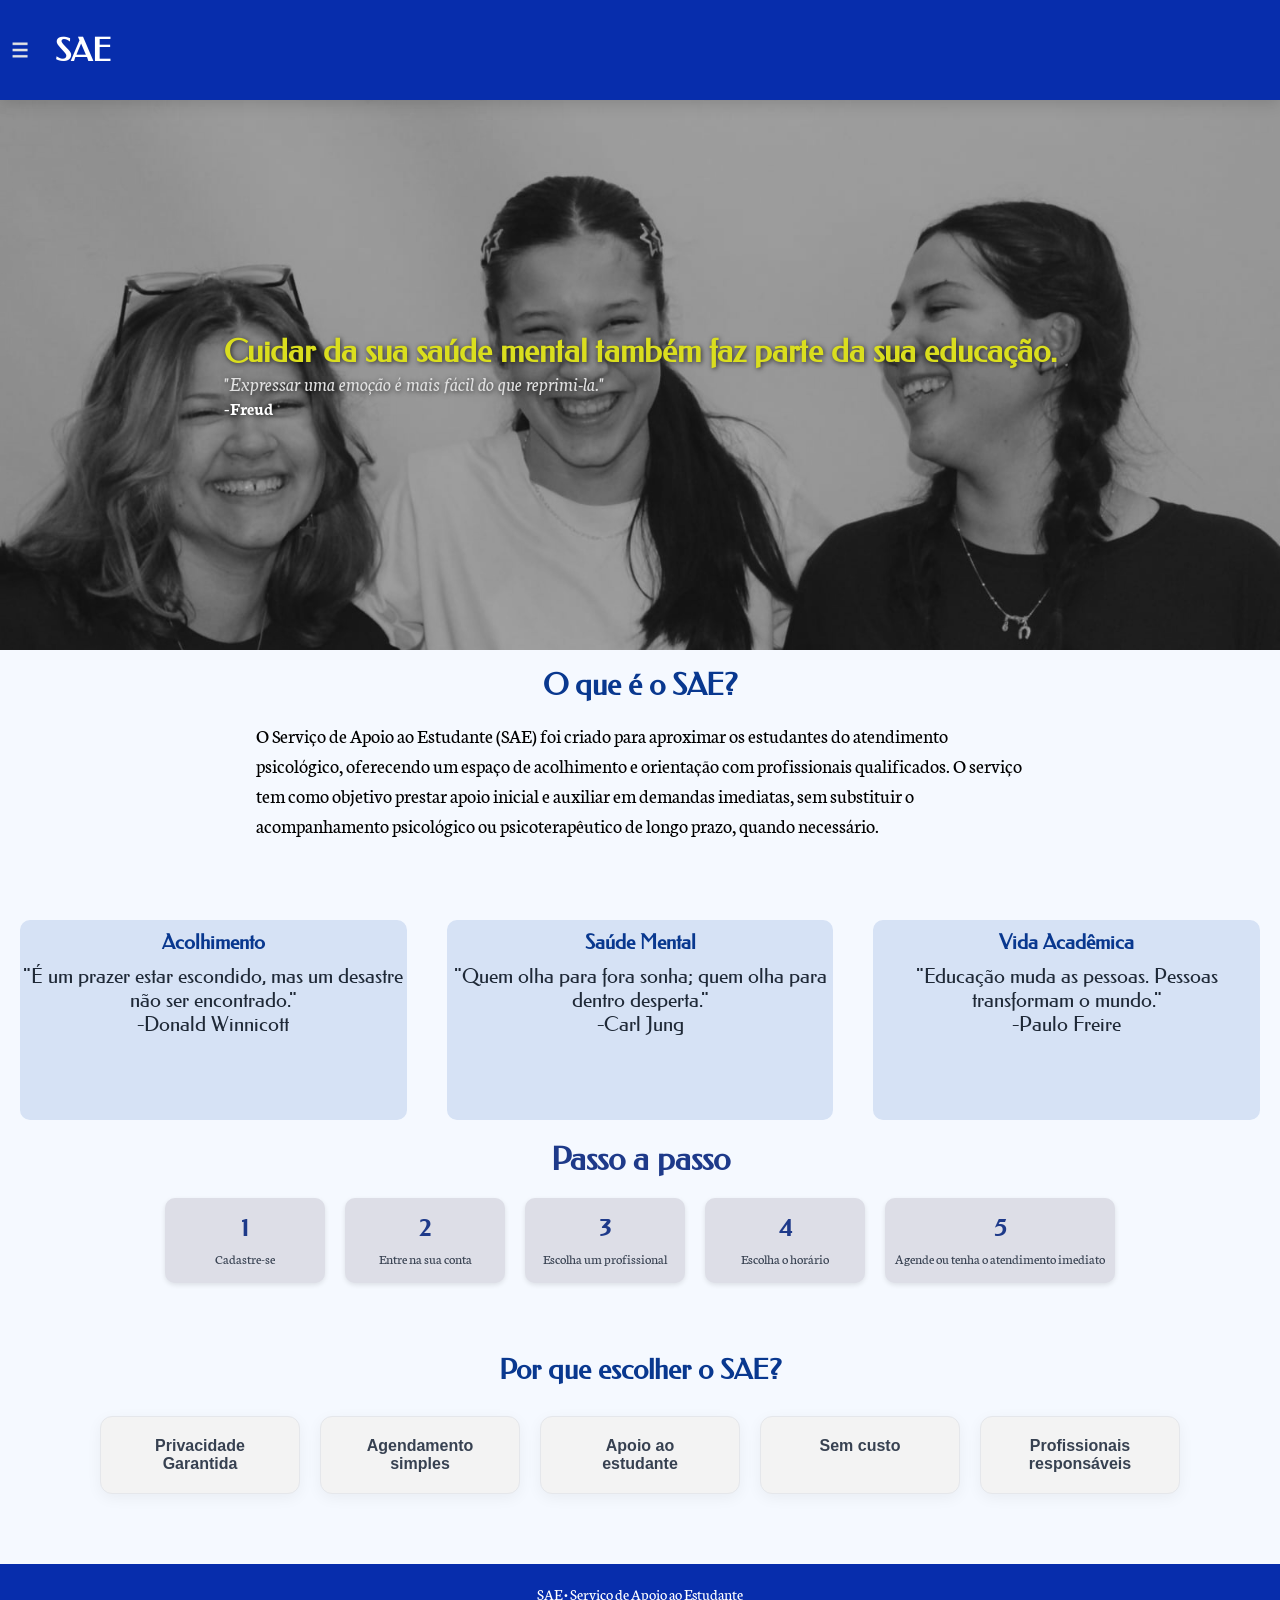
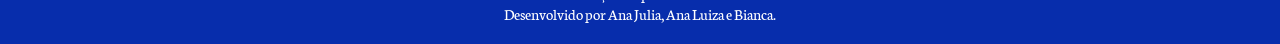
<file: FRONT-END/index.html>
<!DOCTYPE html>
<html lang="pt-BR">
<head>
    <meta charset="UTF-8">
    <meta name="viewport" content="width=device-width, initial-scale=1.0">
    <title>SAE - Serviço de Apoio ao Estudante</title>

    <link rel="stylesheet" href="base.css">
    <link rel="stylesheet" href="style.css">
    <link rel="preconnect" href="https://fonts.googleapis.com">
    <link rel="preconnect" href="https://fonts.gstatic.com" crossorigin>
    <link rel="shortcut icon" href="imagens/favicon.png" type="image/png">
    <link href="https://fonts.googleapis.com/css2?family=Federo&family=Neuton:wght@300;400;700&display=swap" rel="stylesheet">
</head>

<body>

<header>

     
     <div class="intro">
        <button type="button" class="botao-menu" id="menu" aria-label="Abrir menu">
            <img src="imagens/menu.png" alt="" class="menu">
        </button>
        <h2>SAE</h2>
    </div>

    <div class="sidebar" id="sidebar">

    <button type="button" class="fechar" id="fechar" aria-label="Fechar menu">
        <img src="imagens/fechar.png" alt="">
    </button>

    <a href="login.html">Entrar</a>
    <a href="cadastro.html">Cadastrar</a>

</div>
</header>

    <main class="conteudo">

        <div class="inicio">
            <div class="inicio-texto">
                <h1>Cuidar da sua saúde mental também faz parte da sua educação.</h1>
                <p class="citacao">"Expressar uma emoção é mais fácil do que reprimi-la."</p>
                <p class="autor">-Freud</p>
            </div>

        </div>

        <div class="explicacao">
            <h2>O que é o SAE?</h2>
            <p>O Serviço de Apoio ao Estudante (SAE) foi criado para aproximar os estudantes do atendimento psicológico, oferecendo um espaço de acolhimento e orientação com profissionais qualificados. O serviço tem como objetivo prestar apoio inicial e auxiliar em demandas imediatas, sem substituir o acompanhamento psicológico ou psicoterapêutico de longo prazo, quando necessário.</p>
        </div>

        <div class="cards">

            <div class="card">
                <h2>Acolhimento</h2>
                <p>"É um prazer estar escondido, mas um desastre não ser encontrado."</p>
                <p>-Donald Winnicott</p>
            </div>

            <div class="card">
                <h2>Saúde Mental</h2>
                <p>"Quem olha para fora sonha; quem olha para dentro desperta."</p>
                <p>-Carl Jung</p>
            </div>

            <div class="card">
                <h2>Vida Acadêmica</h2>
                <p>"Educação muda as pessoas. Pessoas transformam o mundo."</p>
                <p>-Paulo Freire</p>
            </div>
        </div>

         <h1>Passo a passo</h1>
        <div class="passos">
           
            <div class="passo">
                <h2 class="numero">1</h2>
                <p>Cadastre-se</p>
            </div>

            <div class="passo">
                <h2 class="numero">2</h2>
                <p>Entre na sua conta</p>
            </div>

            <div class="passo">
                <h2 class="numero">3</h2>
                <p>Escolha um profissional</p>
            </div>

            <div class="passo">
                <h2 class="numero">4</h2>
                <p>Escolha o horário</p>
            </div>

            <div class="passo">
                <h2 class="numero">5</h2>
                <p>Agende ou tenha o atendimento imediato</p>
            </div>

            <div class="motivos">
                <h2>Por que escolher o SAE?</h2>
                <ul>
                    <li>Privacidade Garantida</li>
                    <li>Agendamento simples</li>
                    <li>Apoio ao estudante</li>
                    <li>Sem custo</li>
                    <li>Profissionais responsáveis</li>
                </ul>
            </div>
        </div>
    </main>

<footer>
    <p>SAE • Serviço de Apoio ao Estudante</p>
<p>Desenvolvido por Ana Julia, Ana Luiza e Bianca.</p>
</footer>

<script src="pagina01.js"></script>

</body>
</html>
</file>
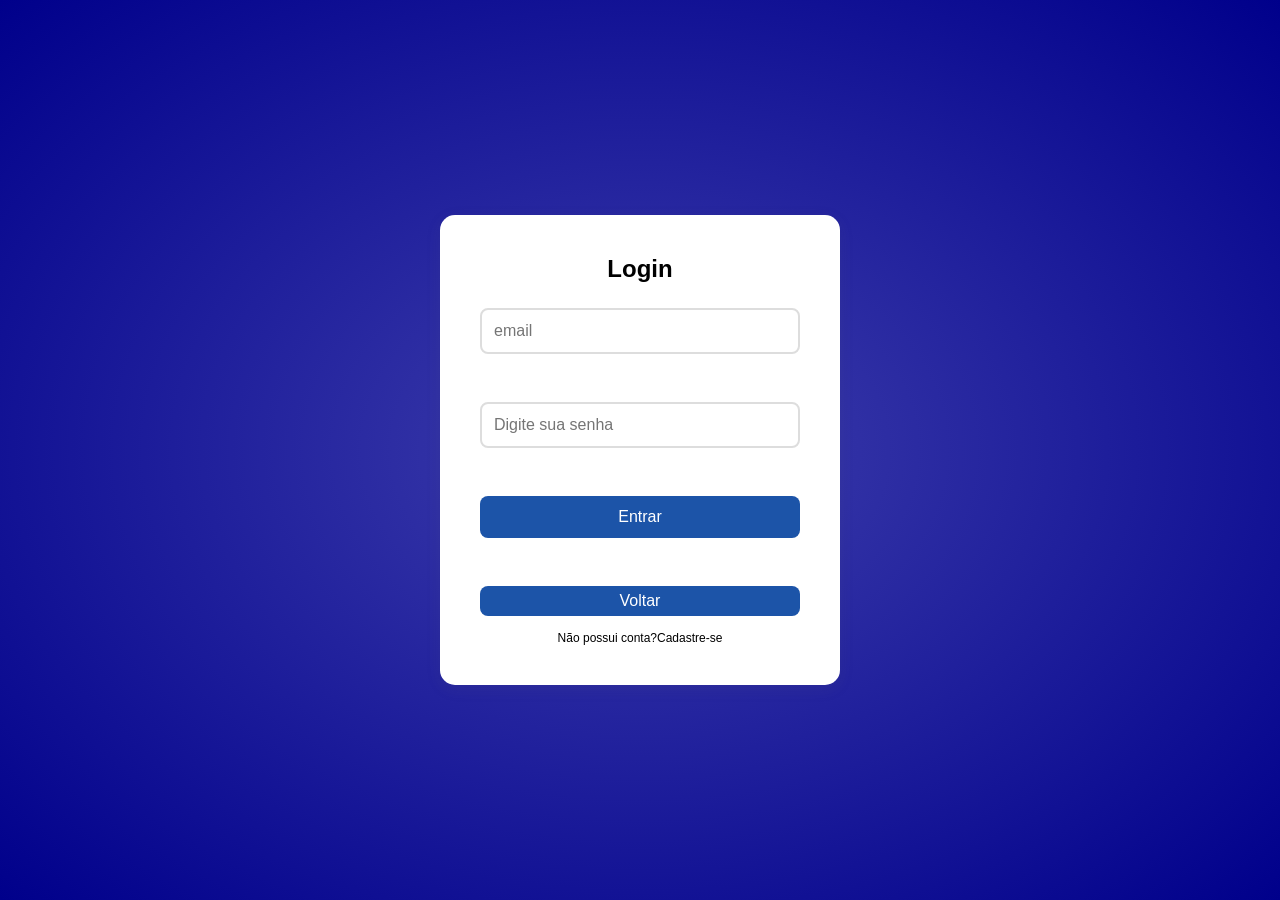
<file: FRONT-END/login.html>
<!DOCTYPE html>
<html lang="pt-BR">
<head>
    <meta charset="UTF-8">
    <meta name="viewport" content="width=device-width, initial-scale=1.0">
    <link rel="stylesheet" href="base.css">
    <link rel="stylesheet" href="login.css">
    <title>Login</title>

</head>
<body>
    <form action="../BACK-END/login.php" method="post" class="login" novalidate>
    <h2>Login</h2>

    <div class="campo-email">
        <p id="erro" class="mensagem-erro"></p>
        <input type="email" name="email" placeholder="email">
    </div>

    <br>
    <input type="password" name="senha" placeholder="Digite sua senha">
    <br>
    <button type="submit">Entrar</button>
    <br>
    <button type="button" class="btn-voltar" data-href="index.html">Voltar</button>
    <p>Não possui conta?<a href="cadastro.html">Cadastre-se</a></p>

</form>
<script src="comum.js"></script>
<script src="erro.js"></script>
</body>
</html>
</file>
<file: FRONT-END/base.css>
/* Reset básico usado em várias páginas (antes estava copiado em cada CSS) */
* {
    margin: 0;
    padding: 0;
    box-sizing: border-box;
}
</file>
<file: FRONT-END/style.css>
@charset "UTF-8";
html{
    scroll-behavior:smooth;
}

body{
    font-family:"Neuton", serif;
    background:#F5F9FF;
    color:#1F2937;
}

header{
    width:100%;
    height:100px;
    background-color: rgb(7, 45, 172);
    display:flex;
    justify-content:space-between;
    align-items:center;
    position:sticky;
    top:0;
    box-shadow:0 3px 15px rgba(0,0,0,.15);
    z-index:999;

}


.intro{
    display:flex;
    align-items:center;
    gap:15px;
}

.intro h2{
    color:white;
    font-family:"Federo",sans-serif;
    font-size:2rem;
}


.menu{
    width:20px;
    height: 30px;
    cursor:pointer;
    margin: 10px 10px;
    display: flex;
    align-items: flex-start;
}
.menu:hover{
    transform:scale(1.1);
}

.sidebar{
    position: fixed;
    top: 0;
    left: -250px;
    width: 215px;
    height: 100vh;
    background: #4A6FA5;
    display: flex;
    flex-direction: column;
    padding: 20px;
    gap: 60px;
    transition: .4s;
}



.sidebar.abrir{
    left:0;

}


.sidebar a{
    display: block;
    width: 100%;
    padding: 18px 20px;
    color: white;
    text-decoration: none;
    font-size: 20px;

    transition: all 0.3s ease;
}

.sidebar a:hover{
    border-radius: 2px;
    background-color: rgba(255, 255, 255, 0.15);
}

.fechar:hover{
    transition: 0.2s ease;
    background-color: red;
}

.fechar{
    background: transparent;
    border: none;
    cursor: pointer;
    align-self: flex-start; /* alinha no começo (esquerda) */
    margin-bottom: 30px;
}

.fechar img{
    width: 25px;
    height: 25px;
    display: block;
}

.inicio {
    width: 100%;                 
    height: 550px;                
    display: flex;
    justify-content: center; 
    align-items: center; 
    position: relative;
    isolation: isolate;
    margin-bottom: 20px;
    overflow: hidden; 
}

.inicio::before {
    content: "";
    position: absolute;
    inset: 0;
    z-index: -1;
    background-image: url('imagens/imagem-principal.jpeg');
    background-size: cover;      
    background-position: center 40%; 
    background-repeat: no-repeat;
    filter: grayscale(100%) brightness(70%); 
    transition: filter 0.5s ease-in-out; 
}

.inicio:hover::before {
    transition: filter 1s ease-in-out; 
    filter: grayscale(0%) brightness(100%);
}

.inicio-texto h1{
    text-shadow: 1px 1px 5px rgba(0, 0, 0, 0.7);
    color: rgb(218, 222, 30);
}
.inicio-texto .citacao {
    font-family: "Neuton", serif;
    font-size: 20px;
    color: #e0e0e0;         
    font-style: italic;     
    text-shadow: 1px 1px 5px rgba(0, 0, 0, 0.7);
}

.inicio-texto .autor {
    font-family: "Neuton", serif;
    font-size: 18px;
    color: white;
    font-weight: bold;
    text-shadow: 1px 1px 5px rgba(0, 0, 0, 0.7);
}

.explicacao{
    display: flex;
    flex-direction: column;
    width: 60%;
    align-items: center;
    justify-content: center;
    line-height: 30px;
    font-size: 20px;
    color: black;
    margin: 0 auto 60px auto;
}
.explicacao h2{
    margin-bottom: 20px;
}

.cards{
     display: flex;
    flex-direction: row;
    align-items: center;
    justify-content: center;
}

.card:hover{
    transition: 0.3s ease-in-out;
    transform: translateY(-10px);
}
.card{
    border-radius: 10px;
    width: 400px;
    height: 200px;
    gap: 20px;
    margin: 20px 20px;
    background-color: rgb(214, 226, 245);
}

.card h2{
    margin:10px 10px;
    font-size: 20px;
    font-family: "Federo",serif;
    text-align: center;
}

.card p {
    font-family: "Federo", serif;
    text-align: center;
    font-size: 20px;
    font-weight: lighter;
    
}

.passos{
    display: flex;
    flex-direction: row;
    align-items: center;
    justify-content: center;
    gap: 20px;
    color: white;
    max-width: 1200px;
    margin: 20px auto;
    flex-wrap: wrap;
}

.passo{
    min-width: 160px;
    padding: 15px 10px;
    display: flex;
    flex-direction: column;   
    align-items: center;
    text-align: center;
    box-shadow: 0 2px 5px rgba(0,0,0,0.1);
    background-color: rgb(221, 222, 231);
    border-radius: 10px;

}

.passo .numero{
    font-size: 24px;
    font-weight: bold;
    color: #1e3a8a;          
    margin-bottom: 8px;       

}

.passo p {
    font-size: 14px;
    color: #374151;
    margin: 0;
    line-height: 1.3;        
}

h1{
    text-align: center;
    font-family: "Federo",serif;
    color: #1e3a8a;
}

.motivos {
    width: 90%;
    max-width: 1100px;
    margin: 50px auto;
    text-align: center;
    font-family: sans-serif;
}

.motivos h2 {
    color: #1e3a8a; 
    font-size: 28px;
    margin-bottom: 30px;
    position: relative;
}

.motivos ul {
    list-style: none;
    display: flex;
    flex-wrap: wrap;
    justify-content: center;
    gap: 20px; 
}

.motivos li {
    background-color: #f3f3f3;
    color: #374151;
    font-weight: bold;
    padding: 20px 25px;
    border-radius: 12px;
    box-shadow: 0 4px 15px rgba(0, 0, 0, 0.05);
    border: 1px solid #e5e7eb; 
    flex: 1;
    min-width: 200px; 
    max-width: 250px;
}

.motivos li:hover {
    box-shadow: 0 8px 25px rgba(30, 58, 138, 0.1);
}
 
h2{
    color: rgb(7, 90, 197);
    font-family:"Federo",serif;
}

footer{
    display: flex;
    flex-direction: column;
    align-items: center;      
    justify-content: center;    
    text-align: center;        
    height: 80px;
    background-color: rgb(7, 45, 172);
}
footer p{
    text-align: center;
    color: white;
    font-family: "Neuton",serif;
}

.conteudo h2{
    color: rgb(9, 56, 143);
}
@media(max-width:600px){
button{
    width:100%;
}


}
/* Botão do menu (ícone) sem aparência de botão */
.botao-menu{
    background: transparent;
    border: none;
    padding: 0;
    width: auto;
}
</file>
<file: FRONT-END/login.css>
body{
    min-height: 100vh;
    display: flex;
    justify-content: center;
    align-items: center;
    background:radial-gradient(rgb(62, 62, 172), darkblue);
    font-family: Arial, Helvetica, sans-serif;
}

.campo-email {
    position: relative;
}

.mensagem-erro {
    display: none;
    background-color: #ffe5e5;
    color: #c0392b;
    border: 1px solid #c0392b;
    padding: 8px 12px;
    border-radius: 6px;
    font-size: 13px;
    margin-bottom: 6px;
    position: relative;
}

.mensagem-erro.mostrar {
    display: block;
    animation: aparecer 0.2s ease-in-out;
}

.mensagem-erro::after {
    content: "";
    position: absolute;
    bottom: -6px;
    left: 20px;
    border-width: 6px 6px 0 6px;
    border-style: solid;
    border-color: #c0392b transparent transparent transparent;
}

@keyframes aparecer {
    from { opacity: 0; transform: translateY(-5px); }
    to { opacity: 1; transform: translateY(0); }
}

.login{
    width: 100%;
    max-width: 400px;
    background-color: white;
    padding: 40px;
    border-radius: 15px;
    box-shadow: 0 4px 15px rgba(99, 96, 96, 0.1);
    display: flex;
    flex-direction: column;
    gap: 15px;
}

.login h2{
    text-align: center;
    color: #000000;
    margin-bottom: 10px;
}

.login input{
    width: 100%;
    padding: 12px;
    border: 2px solid #ddd;
    border-radius: 8px;
    font-size: 16px;
    outline: none;
    transition: 0.3s;
}

.login input:focus{
    border-color: #033279;
}

.login button{
    width: 100%;
    padding: 12px;
    background-color: #1c54a8;
    color: white;
    border: none;
    border-radius: 8px;
    font-size: 16px;
    cursor: pointer;
    transition: 0.3s;
}

.btn-voltar{
    display: flex;
    flex-direction: row;
    align-items: center;
    justify-content: center;
    width: 200px;
    height: 30px;
    margin: 0 auto;

}

a{

    text-decoration: none;
}

.login button:hover{
    background-color: #0547a8;
}
.login p{
    font-size: 12px;
    color: black;
    text-align: center;
}
.login a{
    color: black;
}
.login a:hover{
    text-decoration: underline;
}
</file>
